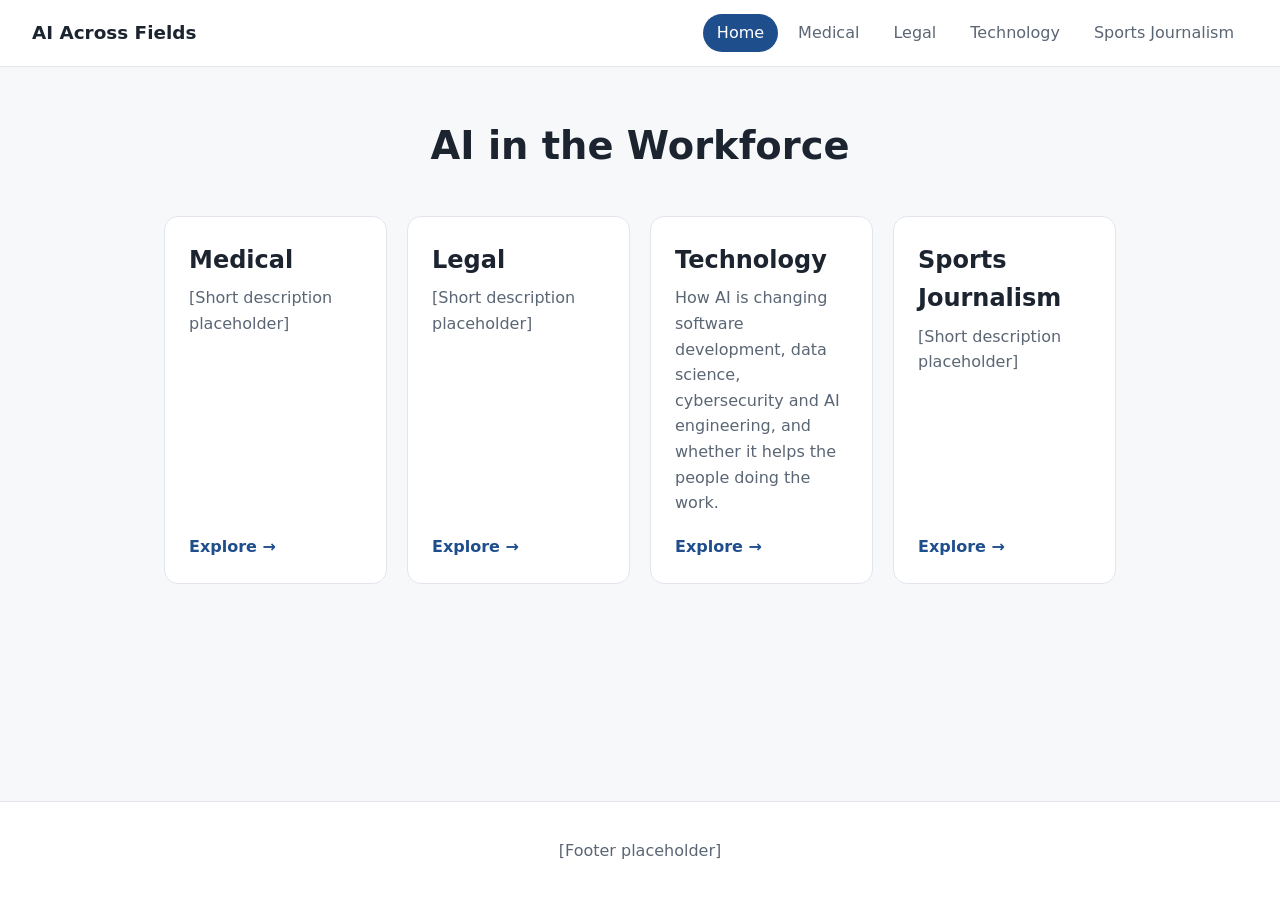
<file: index.html>
<!DOCTYPE html>
<html lang="en">
<head>
<meta charset="UTF-8">
<meta name="viewport" content="width=device-width, initial-scale=1">
<title>Home | AI in the Workforce</title>
<link rel="stylesheet" href="style.css">
</head>
<body>
<header class="site-header">
<a class="brand" href="index.html">AI Across Fields</a>
<nav><a href="index.html" class="active">Home</a><a href="medical.html">Medical</a><a href="legal.html">Legal</a><a href="technology.html">Technology</a><a href="journalism.html">Sports Journalism</a></nav>
</header>
<main>
<section class="hero">
<h1>AI in the Workforce</h1>
</section>
<section class="grid">
<a class="card" href="medical.html"><h2>Medical</h2><p>[Short description placeholder]</p><span class="go">Explore &rarr;</span></a>
<a class="card" href="legal.html"><h2>Legal</h2><p>[Short description placeholder]</p><span class="go">Explore &rarr;</span></a>
<a class="card" href="technology.html"><h2>Technology</h2><p>How AI is changing software development, data science, cybersecurity and AI engineering, and whether it helps the people doing the work.</p><span class="go">Explore &rarr;</span></a>
<a class="card" href="journalism.html"><h2>Sports Journalism</h2><p>[Short description placeholder]</p><span class="go">Explore &rarr;</span></a>
</section>
</main>
<footer class="site-footer"><p>[Footer placeholder]</p></footer>
</body>
</html>
</file>
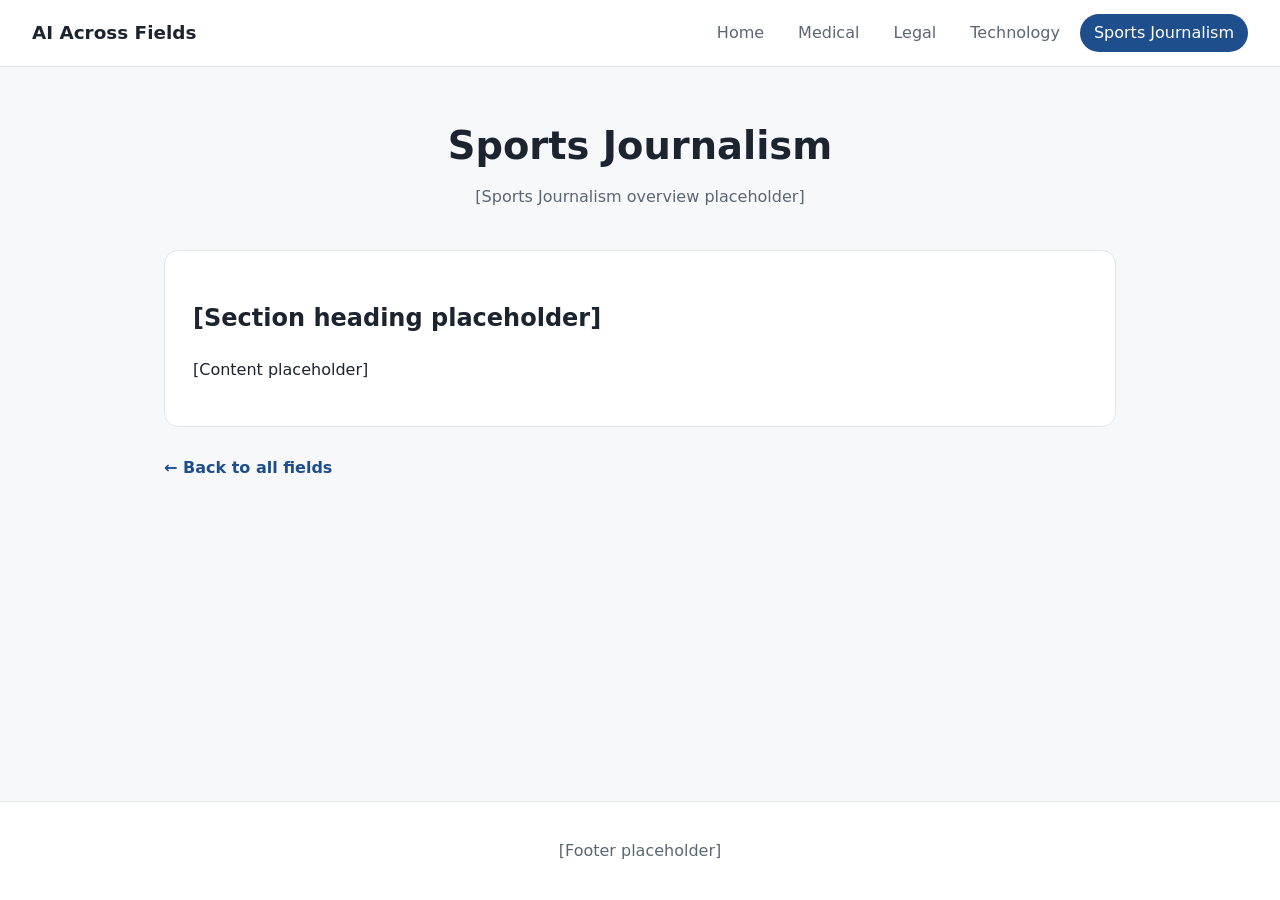
<file: journalism.html>
<!DOCTYPE html>
<html lang="en">
<head>
<meta charset="UTF-8">
<meta name="viewport" content="width=device-width, initial-scale=1">
<title>Sports Journalism | AI Across Fields</title>
<link rel="stylesheet" href="style.css">
</head>
<body>
<header class="site-header">
<a class="brand" href="index.html">AI Across Fields</a>
<nav><a href="index.html">Home</a><a href="medical.html">Medical</a><a href="legal.html">Legal</a><a href="technology.html">Technology</a><a href="journalism.html" class="active">Sports Journalism</a></nav>
</header>
<main>
<section class="hero">
<h1>Sports Journalism</h1>
<p>[Sports Journalism overview placeholder]</p>
</section>
<section class="content">
<h2>[Section heading placeholder]</h2>
<p>[Content placeholder]</p>
</section>
<p class="back"><a href="index.html">&larr; Back to all fields</a></p>
</main>
<footer class="site-footer"><p>[Footer placeholder]</p></footer>
</body>
</html>
</file>
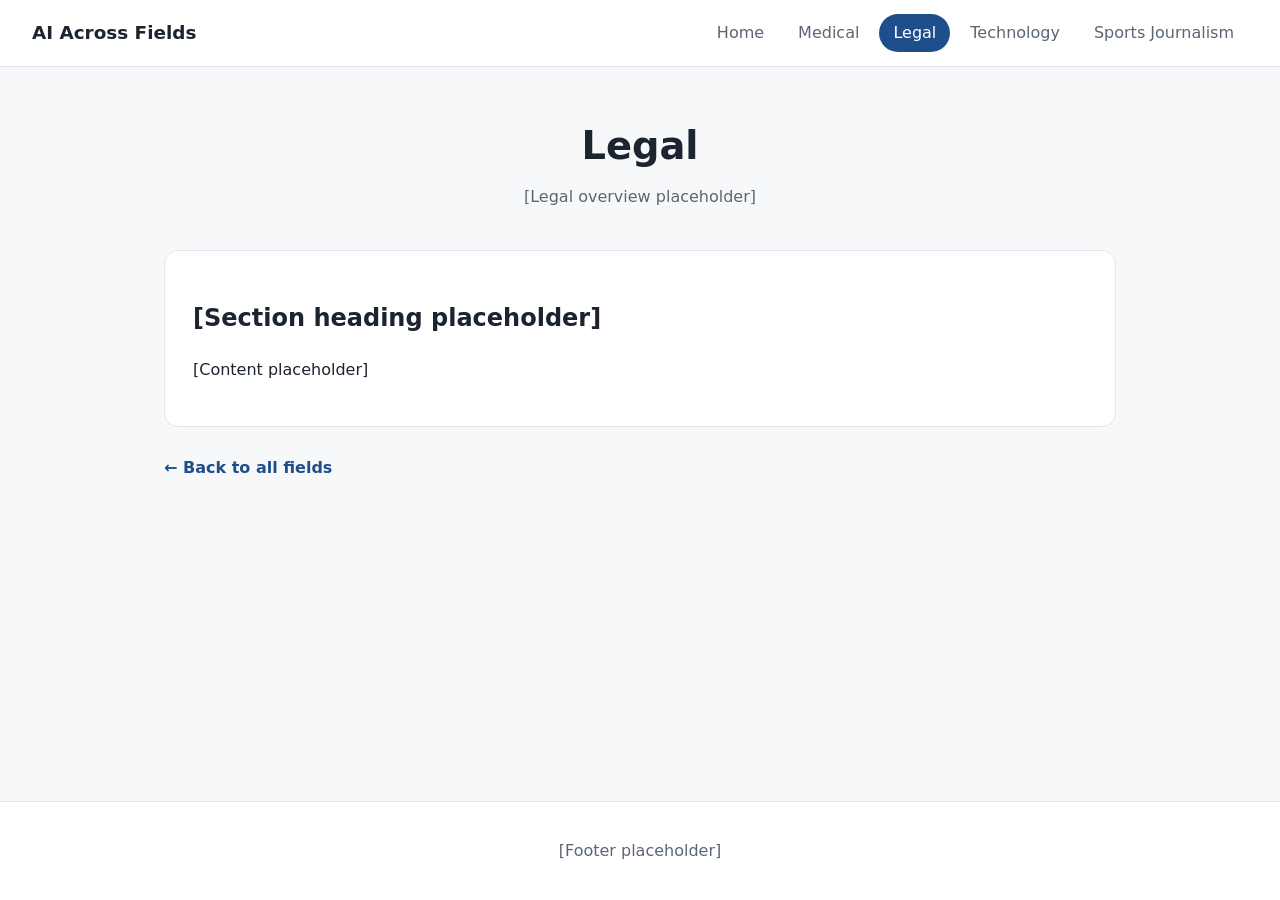
<file: legal.html>
<!DOCTYPE html>
<html lang="en">
<head>
<meta charset="UTF-8">
<meta name="viewport" content="width=device-width, initial-scale=1">
<title>Legal | AI Across Fields</title>
<link rel="stylesheet" href="style.css">
</head>
<body>
<header class="site-header">
<a class="brand" href="index.html">AI Across Fields</a>
<nav><a href="index.html">Home</a><a href="medical.html">Medical</a><a href="legal.html" class="active">Legal</a><a href="technology.html">Technology</a><a href="journalism.html">Sports Journalism</a></nav>
</header>
<main>
<section class="hero">
<h1>Legal</h1>
<p>[Legal overview placeholder]</p>
</section>
<section class="content">
<h2>[Section heading placeholder]</h2>
<p>[Content placeholder]</p>
</section>
<p class="back"><a href="index.html">&larr; Back to all fields</a></p>
</main>
<footer class="site-footer"><p>[Footer placeholder]</p></footer>
</body>
</html>
</file>
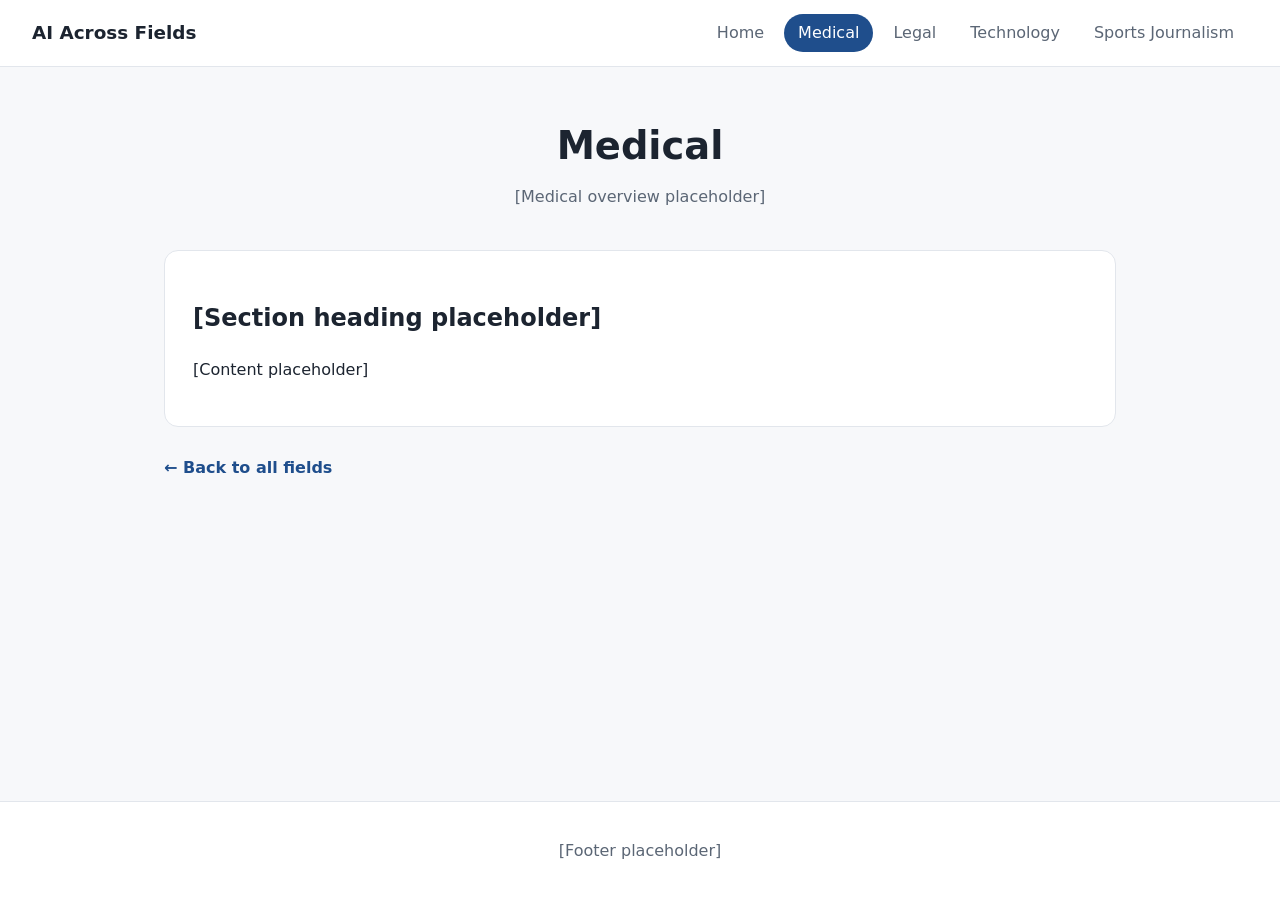
<file: medical.html>
<!DOCTYPE html>
<html lang="en">
<head>
<meta charset="UTF-8">
<meta name="viewport" content="width=device-width, initial-scale=1">
<title>Medical | AI Across Fields</title>
<link rel="stylesheet" href="style.css">
</head>
<body>
<header class="site-header">
<a class="brand" href="index.html">AI Across Fields</a>
<nav><a href="index.html">Home</a><a href="medical.html" class="active">Medical</a><a href="legal.html">Legal</a><a href="technology.html">Technology</a><a href="journalism.html">Sports Journalism</a></nav>
</header>
<main>
<section class="hero">
<h1>Medical</h1>
<p>[Medical overview placeholder]</p>
</section>
<section class="content">
<h2>[Section heading placeholder]</h2>
<p>[Content placeholder]</p>
</section>
<p class="back"><a href="index.html">&larr; Back to all fields</a></p>
</main>
<footer class="site-footer"><p>[Footer placeholder]</p></footer>
</body>
</html>
</file>
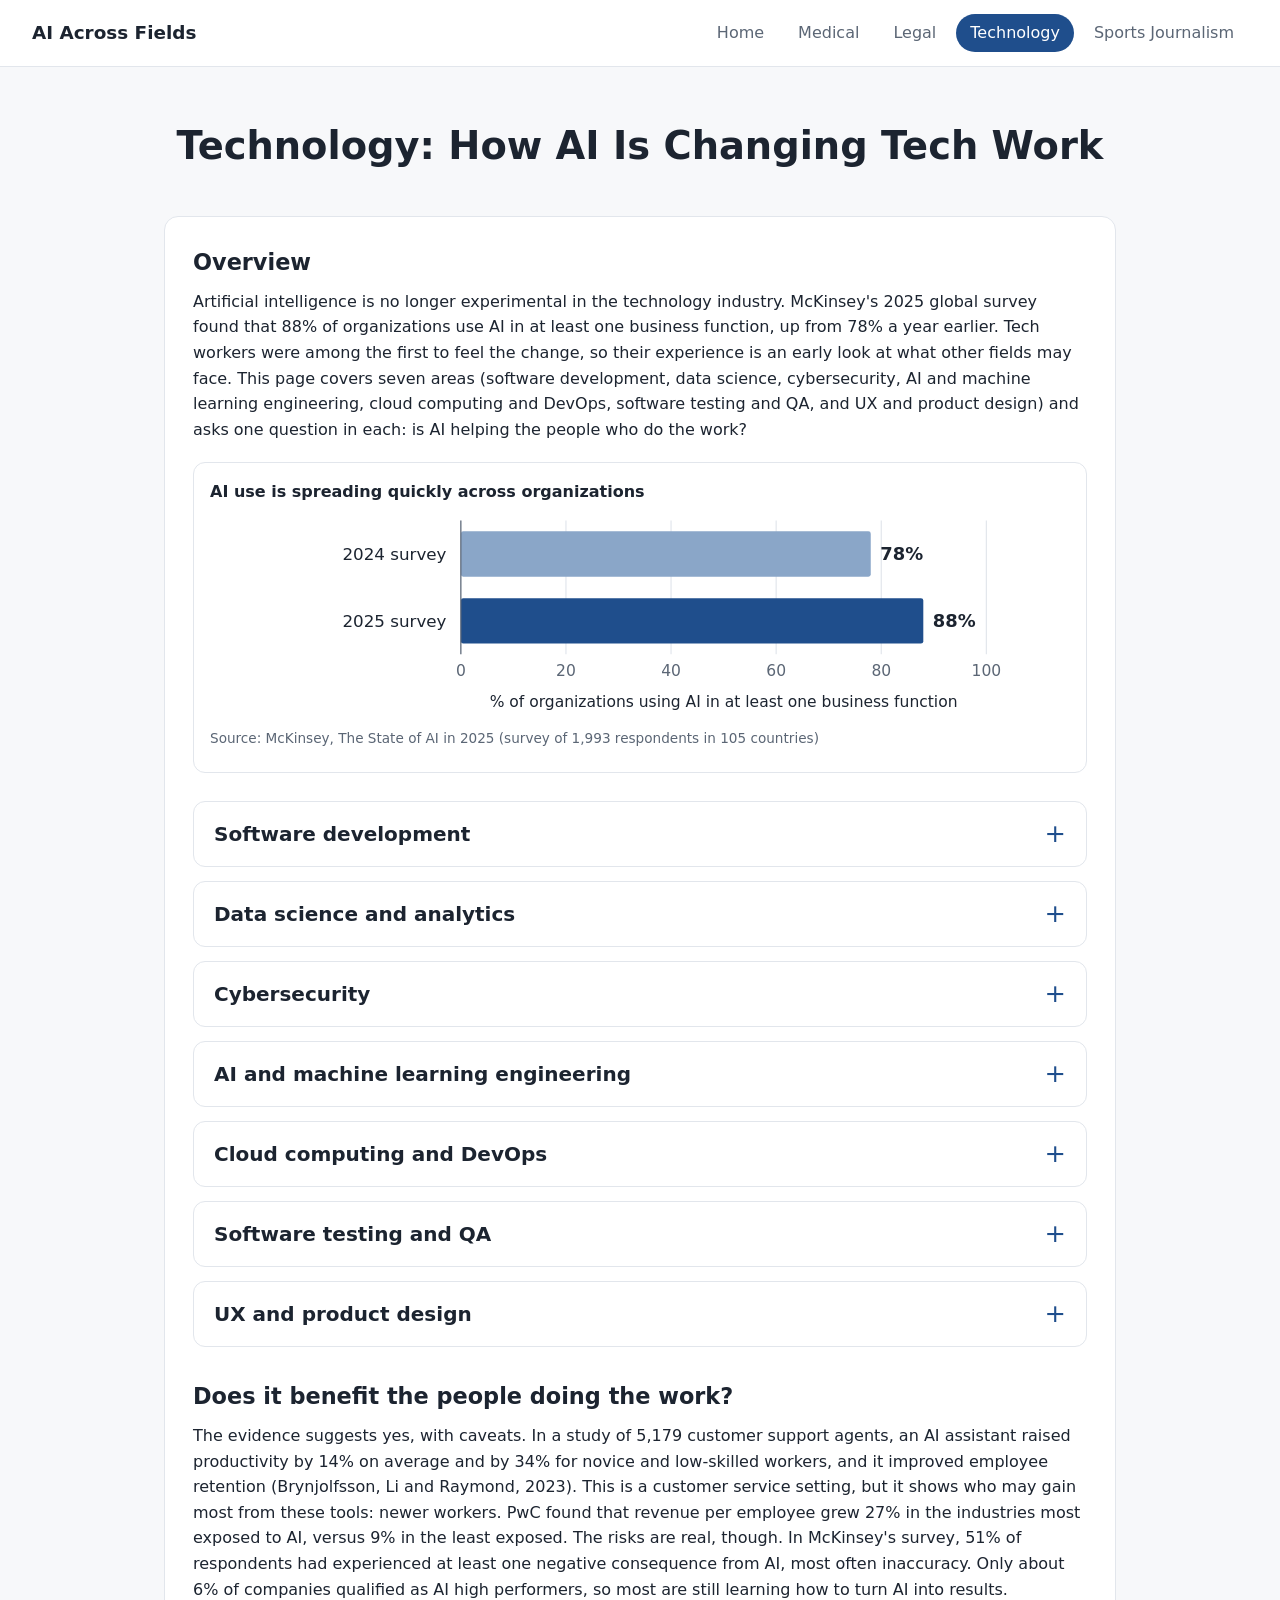
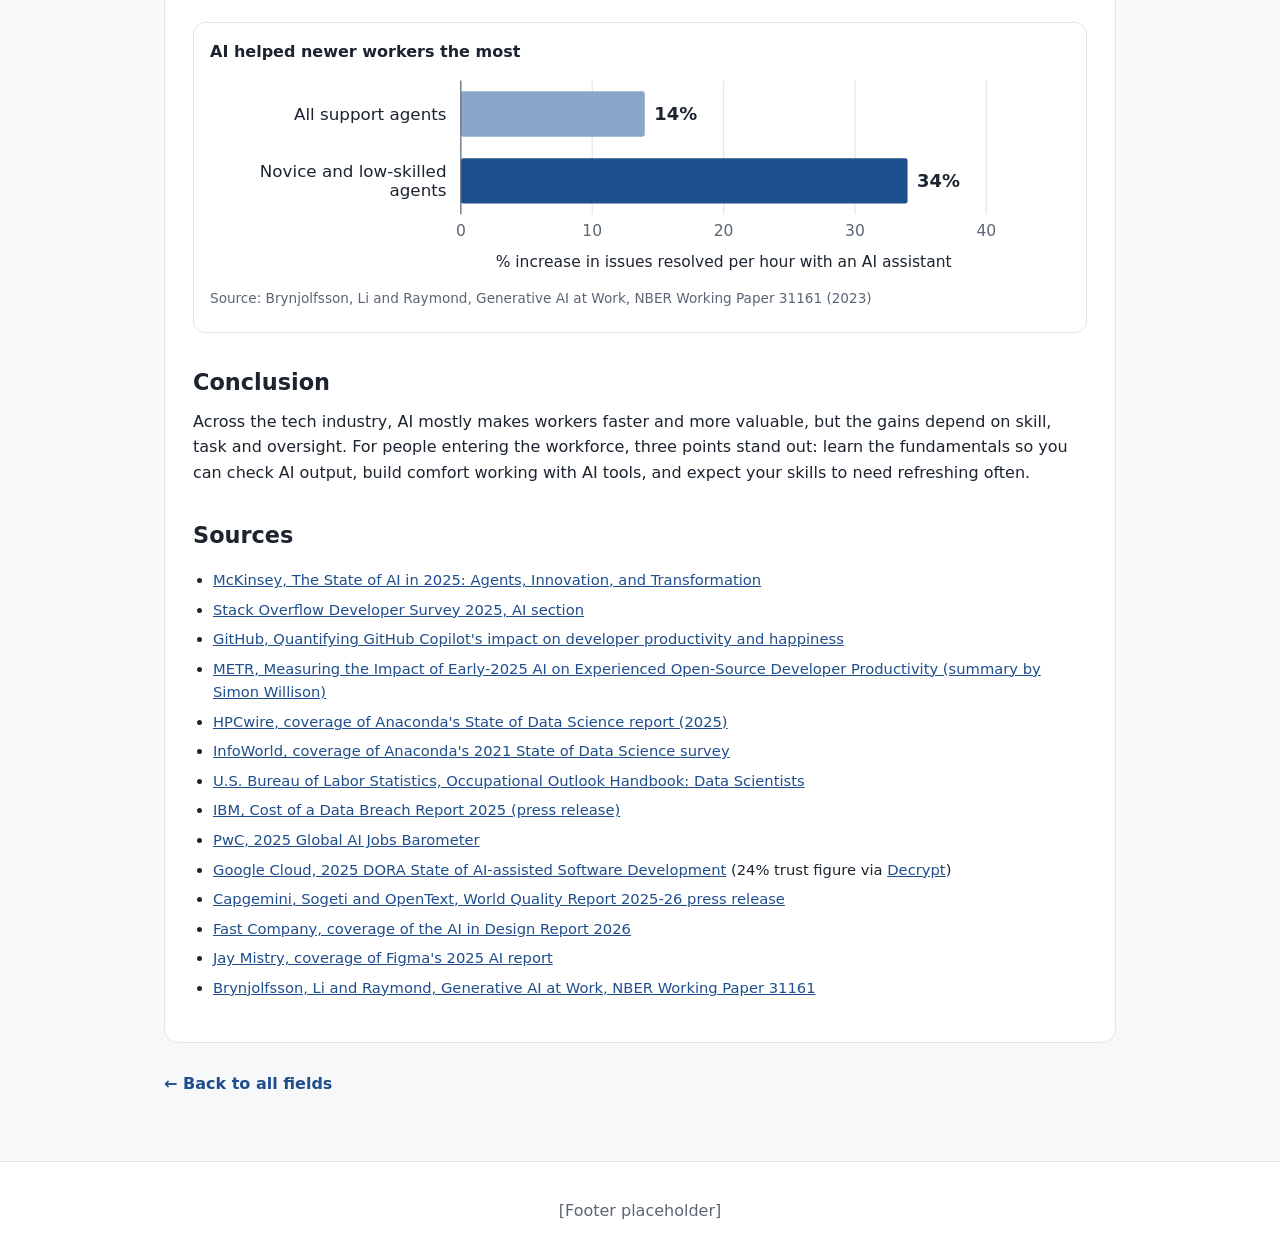
<file: technology.html>
<!DOCTYPE html>
<html lang="en">
<head>
<meta charset="UTF-8">
<meta name="viewport" content="width=device-width, initial-scale=1">
<title>Technology | AI Across Fields</title>
<link rel="stylesheet" href="style.css">
</head>
<body>
<header class="site-header">
<a class="brand" href="index.html">AI Across Fields</a>
<nav><a href="index.html">Home</a><a href="medical.html">Medical</a><a href="legal.html">Legal</a><a href="technology.html" class="active">Technology</a><a href="journalism.html">Sports Journalism</a></nav>
</header>
<main>
<section class="hero">
<h1>Technology: How AI Is Changing Tech Work</h1>
</section>
<article class="content essay">
<h2>Overview</h2>
<p>Artificial intelligence is no longer experimental in the technology industry. McKinsey's 2025 global survey found that 88% of organizations use AI in at least one business function, up from 78% a year earlier. Tech workers were among the first to feel the change, so their experience is an early look at what other fields may face. This page covers seven areas (software development, data science, cybersecurity, AI and machine learning engineering, cloud computing and DevOps, software testing and QA, and UX and product design) and asks one question in each: is AI helping the people who do the work?</p>
<figure class="chart">
<figcaption><strong>AI use is spreading quickly across organizations</strong></figcaption>
<svg viewBox="0 0 720 182" xmlns="http://www.w3.org/2000/svg" role="img" aria-label="% of organizations using AI in at least one business function" font-family="inherit">
<line x1="210.0" x2="210.0" y1="8" y2="120" stroke="#e2e6ec"/>
<text x="210.0" y="138" text-anchor="middle" font-size="13" fill="#5b6675">0</text>
<line x1="298.0" x2="298.0" y1="8" y2="120" stroke="#e2e6ec"/>
<text x="298.0" y="138" text-anchor="middle" font-size="13" fill="#5b6675">20</text>
<line x1="386.0" x2="386.0" y1="8" y2="120" stroke="#e2e6ec"/>
<text x="386.0" y="138" text-anchor="middle" font-size="13" fill="#5b6675">40</text>
<line x1="474.0" x2="474.0" y1="8" y2="120" stroke="#e2e6ec"/>
<text x="474.0" y="138" text-anchor="middle" font-size="13" fill="#5b6675">60</text>
<line x1="562.0" x2="562.0" y1="8" y2="120" stroke="#e2e6ec"/>
<text x="562.0" y="138" text-anchor="middle" font-size="13" fill="#5b6675">80</text>
<line x1="650.0" x2="650.0" y1="8" y2="120" stroke="#e2e6ec"/>
<text x="650.0" y="138" text-anchor="middle" font-size="13" fill="#5b6675">100</text>
<rect x="210.0" y="17.0" width="343.2" height="38" fill="#8aa6c8" rx="2"/>
<text x="198" y="41.0" text-anchor="end" font-size="14" fill="#1c2430">2024 survey</text>
<text x="561.2" y="41.0" font-size="15" font-weight="700" fill="#1c2430">78%</text>
<rect x="210.0" y="73.0" width="387.2" height="38" fill="#1f4e8c" rx="2"/>
<text x="198" y="97.0" text-anchor="end" font-size="14" fill="#1c2430">2025 survey</text>
<text x="605.2" y="97.0" font-size="15" font-weight="700" fill="#1c2430">88%</text>
<line x1="210.0" x2="210.0" y1="8" y2="120" stroke="#5b6675"/>
<text x="430.0" y="164" text-anchor="middle" font-size="13" fill="#1c2430">% of organizations using AI in at least one business function</text>
</svg>
<p class="source">Source: McKinsey, The State of AI in 2025 (survey of 1,993 respondents in 105 countries)</p>
</figure>

<details class="field">
<summary>Software development</summary>
<div class="field-body">
<p>Software is where AI has spread fastest. In Stack Overflow's 2025 survey, 84% of developers said they use or plan to use AI tools, and 51% of professional developers use them daily. The speed gains can be large: in a controlled experiment run by GitHub and Microsoft researchers, developers using Copilot finished a coding task 55% faster. The picture is less simple for experts. A randomized trial by METR found that experienced open-source developers working in their own mature codebases took 19% longer with AI, even though they believed it had made them about 20% faster. Trust is also falling: 46% of developers distrust the accuracy of AI output, while 33% trust it. For new developers, the lesson is that AI speeds up routine work, but reviewing and testing code is now a core skill.</p>
<figure class="chart">
<figcaption><strong>AI helped on a simple task and slowed experts on a complex one</strong></figcaption>
<svg viewBox="0 0 720 182" xmlns="http://www.w3.org/2000/svg" role="img" aria-label="% change in task completion time when AI was allowed" font-family="inherit">
<line x1="210.0" x2="210.0" y1="8" y2="120" stroke="#e2e6ec"/>
<text x="210.0" y="138" text-anchor="middle" font-size="13" fill="#5b6675">-80</text>
<line x1="298.0" x2="298.0" y1="8" y2="120" stroke="#e2e6ec"/>
<text x="298.0" y="138" text-anchor="middle" font-size="13" fill="#5b6675">-60</text>
<line x1="386.0" x2="386.0" y1="8" y2="120" stroke="#e2e6ec"/>
<text x="386.0" y="138" text-anchor="middle" font-size="13" fill="#5b6675">-40</text>
<line x1="474.0" x2="474.0" y1="8" y2="120" stroke="#e2e6ec"/>
<text x="474.0" y="138" text-anchor="middle" font-size="13" fill="#5b6675">-20</text>
<line x1="562.0" x2="562.0" y1="8" y2="120" stroke="#e2e6ec"/>
<text x="562.0" y="138" text-anchor="middle" font-size="13" fill="#5b6675">0</text>
<line x1="650.0" x2="650.0" y1="8" y2="120" stroke="#e2e6ec"/>
<text x="650.0" y="138" text-anchor="middle" font-size="13" fill="#5b6675">20</text>
<rect x="320.0" y="17.0" width="242.0" height="38" fill="#1f4e8c" rx="2"/>
<text x="198" y="41.0" text-anchor="end" font-size="14" fill="#1c2430">GitHub Copilot experiment</text>
<text x="312.0" y="41.0" text-anchor="end" font-size="15" font-weight="700" fill="#1c2430">-55%</text>
<rect x="562.0" y="73.0" width="83.6" height="38" fill="#c2571a" rx="2"/>
<text x="198" y="89.0" text-anchor="end" font-size="14" fill="#1c2430">METR trial: experienced</text>
<text x="198" y="105.0" text-anchor="end" font-size="14" fill="#1c2430">developers</text>
<text x="653.6" y="97.0" font-size="15" font-weight="700" fill="#1c2430">+19%</text>
<line x1="562.0" x2="562.0" y1="8" y2="120" stroke="#5b6675"/>
<text x="430.0" y="164" text-anchor="middle" font-size="13" fill="#1c2430">% change in task completion time when AI was allowed</text>
</svg>
<p class="source">Source: GitHub/Microsoft Copilot experiment (2023) and METR randomized controlled trial (2025). The two studies used different tasks and participants.</p>
</figure>
</div>
</details>

<details class="field">
<summary>Data science and analytics</summary>
<div class="field-body">
<p>In data science, AI mainly shows up in analytics and machine learning workflows. Anaconda's survey of more than 3,000 practitioners found that the top AI use is data cleaning, visualization and analysis (67%), followed by automating tasks and building prediction or detection models (52% each). This matters because preparation has long been the bulk of the job. Anaconda's 2021 survey found data prep and cleaning took 39% of practitioners' time. In analytics, AI now answers questions in plain language and drafts charts and summaries. In machine learning, it supports forecasting, automated model selection and code generation. The labor market remains strong. The Bureau of Labor Statistics projects data scientist employment to grow 34% from 2024 to 2034, compared with 3% for all occupations, with a median wage of $112,590. The analyst's value shifts toward asking good questions and checking results.</p>
<figure class="chart">
<figcaption><strong>How data science practitioners use AI</strong></figcaption>
<svg viewBox="0 0 720 238" xmlns="http://www.w3.org/2000/svg" role="img" aria-label="% of data science practitioners reporting this AI use case" font-family="inherit">
<line x1="210.0" x2="210.0" y1="8" y2="176" stroke="#e2e6ec"/>
<text x="210.0" y="194" text-anchor="middle" font-size="13" fill="#5b6675">0</text>
<line x1="320.0" x2="320.0" y1="8" y2="176" stroke="#e2e6ec"/>
<text x="320.0" y="194" text-anchor="middle" font-size="13" fill="#5b6675">20</text>
<line x1="430.0" x2="430.0" y1="8" y2="176" stroke="#e2e6ec"/>
<text x="430.0" y="194" text-anchor="middle" font-size="13" fill="#5b6675">40</text>
<line x1="540.0" x2="540.0" y1="8" y2="176" stroke="#e2e6ec"/>
<text x="540.0" y="194" text-anchor="middle" font-size="13" fill="#5b6675">60</text>
<line x1="650.0" x2="650.0" y1="8" y2="176" stroke="#e2e6ec"/>
<text x="650.0" y="194" text-anchor="middle" font-size="13" fill="#5b6675">80</text>
<rect x="210.0" y="17.0" width="368.5" height="38" fill="#1f4e8c" rx="2"/>
<text x="198" y="33.0" text-anchor="end" font-size="14" fill="#1c2430">Data cleaning, visualization</text>
<text x="198" y="49.0" text-anchor="end" font-size="14" fill="#1c2430">and analysis</text>
<text x="586.5" y="41.0" font-size="15" font-weight="700" fill="#1c2430">67%</text>
<rect x="210.0" y="73.0" width="286.0" height="38" fill="#1f4e8c" rx="2"/>
<text x="198" y="97.0" text-anchor="end" font-size="14" fill="#1c2430">Automating tasks</text>
<text x="504.0" y="97.0" font-size="15" font-weight="700" fill="#1c2430">52%</text>
<rect x="210.0" y="129.0" width="286.0" height="38" fill="#1f4e8c" rx="2"/>
<text x="198" y="145.0" text-anchor="end" font-size="14" fill="#1c2430">Prediction or detection</text>
<text x="198" y="161.0" text-anchor="end" font-size="14" fill="#1c2430">models</text>
<text x="504.0" y="153.0" font-size="15" font-weight="700" fill="#1c2430">52%</text>
<line x1="210.0" x2="210.0" y1="8" y2="176" stroke="#5b6675"/>
<text x="430.0" y="220" text-anchor="middle" font-size="13" fill="#1c2430">% of data science practitioners reporting this AI use case</text>
</svg>
<p class="source">Source: Anaconda, State of Data Science report (reported by HPCwire, January 2025)</p>
</figure>
</div>
</details>

<details class="field">
<summary>Cybersecurity</summary>
<div class="field-body">
<p>Cybersecurity shows both sides of AI. IBM's 2025 Cost of a Data Breach report found that organizations with extensive security AI and automation paid an average of $3.62 million per breach, compared with $5.52 million for those with little or none, a $1.9 million difference. Those organizations also found and contained breaches 80 days faster. Attackers use AI too: 16% of breaches involved attackers using AI tools, most often for phishing and deepfake impersonation. Another 13% of organizations reported a breach of an AI model or application, and 97% of those lacked proper AI access controls. Defenders benefit from the technology, but only if it is governed well.</p>
<figure class="chart">
<figcaption><strong>Security teams using AI paid less per breach</strong></figcaption>
<svg viewBox="0 0 720 182" xmlns="http://www.w3.org/2000/svg" role="img" aria-label="Average cost of a data breach (US$ millions)" font-family="inherit">
<line x1="210.0" x2="210.0" y1="8" y2="120" stroke="#e2e6ec"/>
<text x="210.0" y="138" text-anchor="middle" font-size="13" fill="#5b6675">0</text>
<line x1="283.3" x2="283.3" y1="8" y2="120" stroke="#e2e6ec"/>
<text x="283.3" y="138" text-anchor="middle" font-size="13" fill="#5b6675">1</text>
<line x1="356.7" x2="356.7" y1="8" y2="120" stroke="#e2e6ec"/>
<text x="356.7" y="138" text-anchor="middle" font-size="13" fill="#5b6675">2</text>
<line x1="430.0" x2="430.0" y1="8" y2="120" stroke="#e2e6ec"/>
<text x="430.0" y="138" text-anchor="middle" font-size="13" fill="#5b6675">3</text>
<line x1="503.3" x2="503.3" y1="8" y2="120" stroke="#e2e6ec"/>
<text x="503.3" y="138" text-anchor="middle" font-size="13" fill="#5b6675">4</text>
<line x1="576.7" x2="576.7" y1="8" y2="120" stroke="#e2e6ec"/>
<text x="576.7" y="138" text-anchor="middle" font-size="13" fill="#5b6675">5</text>
<line x1="650.0" x2="650.0" y1="8" y2="120" stroke="#e2e6ec"/>
<text x="650.0" y="138" text-anchor="middle" font-size="13" fill="#5b6675">6</text>
<rect x="210.0" y="17.0" width="404.8" height="38" fill="#c2571a" rx="2"/>
<text x="198" y="33.0" text-anchor="end" font-size="14" fill="#1c2430">Little or no security</text>
<text x="198" y="49.0" text-anchor="end" font-size="14" fill="#1c2430">AI and automation</text>
<text x="622.8" y="41.0" font-size="15" font-weight="700" fill="#1c2430">$5.52M</text>
<rect x="210.0" y="73.0" width="265.5" height="38" fill="#1f4e8c" rx="2"/>
<text x="198" y="89.0" text-anchor="end" font-size="14" fill="#1c2430">Extensive security AI</text>
<text x="198" y="105.0" text-anchor="end" font-size="14" fill="#1c2430">and automation</text>
<text x="483.5" y="97.0" font-size="15" font-weight="700" fill="#1c2430">$3.62M</text>
<line x1="210.0" x2="210.0" y1="8" y2="120" stroke="#5b6675"/>
<text x="430.0" y="164" text-anchor="middle" font-size="13" fill="#1c2430">Average cost of a data breach (US$ millions)</text>
</svg>
<p class="source">Source: IBM and Ponemon Institute, Cost of a Data Breach Report 2025 (global averages)</p>
</figure>
</div>
</details>

<details class="field">
<summary>AI and machine learning engineering</summary>
<div class="field-body">
<p>This area is where AI skills themselves are being rewarded. PwC's 2025 Global AI Jobs Barometer analyzed nearly a billion job postings and found that jobs requiring AI skills pay an average 56% wage premium over similar roles that do not, up from 25% the year before. Postings requiring AI skills grew 7.5% even as total postings fell 11.3%. Employers' skill requirements are also changing 66% faster in AI-exposed jobs. The takeaway for people entering the workforce is that AI fluency is already valued in pay, and that the skills list is moving quickly.</p>
<figure class="chart">
<figcaption><strong>The pay premium for AI skills more than doubled in a year</strong></figcaption>
<svg viewBox="0 0 720 182" xmlns="http://www.w3.org/2000/svg" role="img" aria-label="Average wage premium for jobs requiring AI skills (%)" font-family="inherit">
<line x1="210.0" x2="210.0" y1="8" y2="120" stroke="#e2e6ec"/>
<text x="210.0" y="138" text-anchor="middle" font-size="13" fill="#5b6675">0</text>
<line x1="283.3" x2="283.3" y1="8" y2="120" stroke="#e2e6ec"/>
<text x="283.3" y="138" text-anchor="middle" font-size="13" fill="#5b6675">10</text>
<line x1="356.7" x2="356.7" y1="8" y2="120" stroke="#e2e6ec"/>
<text x="356.7" y="138" text-anchor="middle" font-size="13" fill="#5b6675">20</text>
<line x1="430.0" x2="430.0" y1="8" y2="120" stroke="#e2e6ec"/>
<text x="430.0" y="138" text-anchor="middle" font-size="13" fill="#5b6675">30</text>
<line x1="503.3" x2="503.3" y1="8" y2="120" stroke="#e2e6ec"/>
<text x="503.3" y="138" text-anchor="middle" font-size="13" fill="#5b6675">40</text>
<line x1="576.7" x2="576.7" y1="8" y2="120" stroke="#e2e6ec"/>
<text x="576.7" y="138" text-anchor="middle" font-size="13" fill="#5b6675">50</text>
<line x1="650.0" x2="650.0" y1="8" y2="120" stroke="#e2e6ec"/>
<text x="650.0" y="138" text-anchor="middle" font-size="13" fill="#5b6675">60</text>
<rect x="210.0" y="17.0" width="183.3" height="38" fill="#8aa6c8" rx="2"/>
<text x="198" y="41.0" text-anchor="end" font-size="14" fill="#1c2430">Prior-year report</text>
<text x="401.3" y="41.0" font-size="15" font-weight="700" fill="#1c2430">25%</text>
<rect x="210.0" y="73.0" width="410.7" height="38" fill="#1f4e8c" rx="2"/>
<text x="198" y="97.0" text-anchor="end" font-size="14" fill="#1c2430">2025 report (2024 data)</text>
<text x="628.7" y="97.0" font-size="15" font-weight="700" fill="#1c2430">56%</text>
<line x1="210.0" x2="210.0" y1="8" y2="120" stroke="#5b6675"/>
<text x="430.0" y="164" text-anchor="middle" font-size="13" fill="#1c2430">Average wage premium for jobs requiring AI skills (%)</text>
</svg>
<p class="source">Source: PwC, 2025 Global AI Jobs Barometer</p>
</figure>
</div>
</details>

<details class="field">
<summary>Cloud computing and DevOps</summary>
<div class="field-body">
<p>DevOps and cloud teams run the systems that keep software available, so they were quick to adopt AI for coding, deployment and troubleshooting. Google Cloud's 2025 DORA report surveyed nearly 5,000 technology professionals and found that 90% use AI at work, up 14% from the year before. About 80% reported that AI made them more productive, and respondents spent a median of two hours of their workday with AI tools. Trust lags behind use, though: only 24% said they trust AI output a lot. The report also found that AI works best in teams with strong internal platforms and disciplined engineering practices, so the benefit depends on how well a team is already run.</p>
<figure class="chart">
<figcaption><strong>Nearly all DevOps professionals use AI, but few trust it fully</strong></figcaption>
<svg viewBox="0 0 720 230" xmlns="http://www.w3.org/2000/svg" role="img" aria-label="% of surveyed technology professionals" font-family="inherit">
<line x1="210.0" x2="210.0" y1="8" y2="168" stroke="#e2e6ec"/>
<text x="210.0" y="186" text-anchor="middle" font-size="13" fill="#5b6675">0</text>
<line x1="298.0" x2="298.0" y1="8" y2="168" stroke="#e2e6ec"/>
<text x="298.0" y="186" text-anchor="middle" font-size="13" fill="#5b6675">20</text>
<line x1="386.0" x2="386.0" y1="8" y2="168" stroke="#e2e6ec"/>
<text x="386.0" y="186" text-anchor="middle" font-size="13" fill="#5b6675">40</text>
<line x1="474.0" x2="474.0" y1="8" y2="168" stroke="#e2e6ec"/>
<text x="474.0" y="186" text-anchor="middle" font-size="13" fill="#5b6675">60</text>
<line x1="562.0" x2="562.0" y1="8" y2="168" stroke="#e2e6ec"/>
<text x="562.0" y="186" text-anchor="middle" font-size="13" fill="#5b6675">80</text>
<line x1="650.0" x2="650.0" y1="8" y2="168" stroke="#e2e6ec"/>
<text x="650.0" y="186" text-anchor="middle" font-size="13" fill="#5b6675">100</text>
<rect x="210.0" y="17.0" width="105.6" height="38" fill="#8aa6c8" rx="2"/>
<text x="198" y="41.0" text-anchor="end" font-size="14" fill="#1c2430">Trust AI output a lot</text>
<text x="323.6" y="41.0" font-size="15" font-weight="700" fill="#1c2430">24%</text>
<rect x="210.0" y="73.0" width="352.0" height="38" fill="#8aa6c8" rx="2"/>
<text x="198" y="97.0" text-anchor="end" font-size="14" fill="#1c2430">Report higher productivity</text>
<text x="570.0" y="97.0" font-size="15" font-weight="700" fill="#1c2430">80%</text>
<rect x="210.0" y="129.0" width="396.0" height="38" fill="#1f4e8c" rx="2"/>
<text x="198" y="153.0" text-anchor="end" font-size="14" fill="#1c2430">Use AI at work</text>
<text x="614.0" y="153.0" font-size="15" font-weight="700" fill="#1c2430">90%</text>
<line x1="210.0" x2="210.0" y1="8" y2="168" stroke="#5b6675"/>
<text x="430.0" y="212" text-anchor="middle" font-size="13" fill="#1c2430">% of surveyed technology professionals</text>
</svg>
<p class="source">Source: Google Cloud, 2025 DORA State of AI-assisted Software Development</p>
</figure>
</div>
</details>

<details class="field">
<summary>Software testing and QA</summary>
<div class="field-body">
<p>Quality assurance is moving from manual test writing toward AI-assisted test design and monitoring. The World Quality Report 2025-26, from Capgemini, Sogeti and OpenText, found that 89% of organizations are piloting or deploying generative AI in quality engineering, with 37% in production and 52% in pilot. Only 15% have reached enterprise-wide deployment. Organizations reported an average productivity boost of 19%, but about a third saw minimal gains. The biggest barriers were data privacy risks (67%), integration complexity (64%) and hallucination or reliability concerns (60%), and half of respondents said they lack AI and machine learning expertise. For testers, this suggests that people who can judge and supervise AI output are in demand.</p>
<figure class="chart">
<figcaption><strong>Most QA teams are experimenting, few have scaled</strong></figcaption>
<svg viewBox="0 0 720 230" xmlns="http://www.w3.org/2000/svg" role="img" aria-label="% of organizations using generative AI in quality engineering" font-family="inherit">
<line x1="210.0" x2="210.0" y1="8" y2="168" stroke="#e2e6ec"/>
<text x="210.0" y="186" text-anchor="middle" font-size="13" fill="#5b6675">0</text>
<line x1="298.0" x2="298.0" y1="8" y2="168" stroke="#e2e6ec"/>
<text x="298.0" y="186" text-anchor="middle" font-size="13" fill="#5b6675">20</text>
<line x1="386.0" x2="386.0" y1="8" y2="168" stroke="#e2e6ec"/>
<text x="386.0" y="186" text-anchor="middle" font-size="13" fill="#5b6675">40</text>
<line x1="474.0" x2="474.0" y1="8" y2="168" stroke="#e2e6ec"/>
<text x="474.0" y="186" text-anchor="middle" font-size="13" fill="#5b6675">60</text>
<line x1="562.0" x2="562.0" y1="8" y2="168" stroke="#e2e6ec"/>
<text x="562.0" y="186" text-anchor="middle" font-size="13" fill="#5b6675">80</text>
<line x1="650.0" x2="650.0" y1="8" y2="168" stroke="#e2e6ec"/>
<text x="650.0" y="186" text-anchor="middle" font-size="13" fill="#5b6675">100</text>
<rect x="210.0" y="17.0" width="66.0" height="38" fill="#8aa6c8" rx="2"/>
<text x="198" y="41.0" text-anchor="end" font-size="14" fill="#1c2430">Enterprise-wide</text>
<text x="284.0" y="41.0" font-size="15" font-weight="700" fill="#1c2430">15%</text>
<rect x="210.0" y="73.0" width="162.8" height="38" fill="#8aa6c8" rx="2"/>
<text x="198" y="97.0" text-anchor="end" font-size="14" fill="#1c2430">In production</text>
<text x="380.8" y="97.0" font-size="15" font-weight="700" fill="#1c2430">37%</text>
<rect x="210.0" y="129.0" width="391.6" height="38" fill="#1f4e8c" rx="2"/>
<text x="198" y="153.0" text-anchor="end" font-size="14" fill="#1c2430">Piloting or deploying</text>
<text x="609.6" y="153.0" font-size="15" font-weight="700" fill="#1c2430">89%</text>
<line x1="210.0" x2="210.0" y1="8" y2="168" stroke="#5b6675"/>
<text x="430.0" y="212" text-anchor="middle" font-size="13" fill="#1c2430">% of organizations using generative AI in quality engineering</text>
</svg>
<p class="source">Source: Capgemini, Sogeti and OpenText, World Quality Report 2025-26</p>
</figure>
</div>
</details>

<details class="field">
<summary>UX and product design</summary>
<div class="field-body">
<p>Designers are among the heaviest everyday users of AI in tech. In the AI in Design Report 2026, a survey of more than 900 designers, 91% said they use AI multiple times a week or daily, up from 54% the year before, and the average designer's stack grew from three AI tools to seven. Figma's 2025 AI report, which surveyed about 2,500 designers and developers, found a trust gap, with only 32% of designers saying they trust AI output compared with 82% of developers (as reported in secondary coverage). Design work depends on judgment and taste, so AI looks like a way to speed up drafts and routine assets while the human decisions stay with the designer.</p>
<figure class="chart">
<figcaption><strong>AI use among designers rose sharply in a year</strong></figcaption>
<svg viewBox="0 0 720 174" xmlns="http://www.w3.org/2000/svg" role="img" aria-label="% of surveyed designers" font-family="inherit">
<line x1="210.0" x2="210.0" y1="8" y2="112" stroke="#e2e6ec"/>
<text x="210.0" y="130" text-anchor="middle" font-size="13" fill="#5b6675">0</text>
<line x1="298.0" x2="298.0" y1="8" y2="112" stroke="#e2e6ec"/>
<text x="298.0" y="130" text-anchor="middle" font-size="13" fill="#5b6675">20</text>
<line x1="386.0" x2="386.0" y1="8" y2="112" stroke="#e2e6ec"/>
<text x="386.0" y="130" text-anchor="middle" font-size="13" fill="#5b6675">40</text>
<line x1="474.0" x2="474.0" y1="8" y2="112" stroke="#e2e6ec"/>
<text x="474.0" y="130" text-anchor="middle" font-size="13" fill="#5b6675">60</text>
<line x1="562.0" x2="562.0" y1="8" y2="112" stroke="#e2e6ec"/>
<text x="562.0" y="130" text-anchor="middle" font-size="13" fill="#5b6675">80</text>
<line x1="650.0" x2="650.0" y1="8" y2="112" stroke="#e2e6ec"/>
<text x="650.0" y="130" text-anchor="middle" font-size="13" fill="#5b6675">100</text>
<rect x="210.0" y="17.0" width="237.6" height="38" fill="#8aa6c8" rx="2"/>
<text x="198" y="41.0" text-anchor="end" font-size="14" fill="#1c2430">Use AI weekly or more, 2025</text>
<text x="455.6" y="41.0" font-size="15" font-weight="700" fill="#1c2430">54%</text>
<rect x="210.0" y="73.0" width="400.4" height="38" fill="#1f4e8c" rx="2"/>
<text x="198" y="97.0" text-anchor="end" font-size="14" fill="#1c2430">Use AI weekly or more, 2026</text>
<text x="618.4" y="97.0" font-size="15" font-weight="700" fill="#1c2430">91%</text>
<line x1="210.0" x2="210.0" y1="8" y2="112" stroke="#5b6675"/>
<text x="430.0" y="156" text-anchor="middle" font-size="13" fill="#1c2430">% of surveyed designers</text>
</svg>
<p class="source">Source: AI in Design Report 2026, as reported by Fast Company</p>
</figure>
</div>
</details>

<h2>Does it benefit the people doing the work?</h2>
<p>The evidence suggests yes, with caveats. In a study of 5,179 customer support agents, an AI assistant raised productivity by 14% on average and by 34% for novice and low-skilled workers, and it improved employee retention (Brynjolfsson, Li and Raymond, 2023). This is a customer service setting, but it shows who may gain most from these tools: newer workers. PwC found that revenue per employee grew 27% in the industries most exposed to AI, versus 9% in the least exposed. The risks are real, though. In McKinsey's survey, 51% of respondents had experienced at least one negative consequence from AI, most often inaccuracy. Only about 6% of companies qualified as AI high performers, so most are still learning how to turn AI into results.</p>
<figure class="chart">
<figcaption><strong>AI helped newer workers the most</strong></figcaption>
<svg viewBox="0 0 720 182" xmlns="http://www.w3.org/2000/svg" role="img" aria-label="% increase in issues resolved per hour with an AI assistant" font-family="inherit">
<line x1="210.0" x2="210.0" y1="8" y2="120" stroke="#e2e6ec"/>
<text x="210.0" y="138" text-anchor="middle" font-size="13" fill="#5b6675">0</text>
<line x1="320.0" x2="320.0" y1="8" y2="120" stroke="#e2e6ec"/>
<text x="320.0" y="138" text-anchor="middle" font-size="13" fill="#5b6675">10</text>
<line x1="430.0" x2="430.0" y1="8" y2="120" stroke="#e2e6ec"/>
<text x="430.0" y="138" text-anchor="middle" font-size="13" fill="#5b6675">20</text>
<line x1="540.0" x2="540.0" y1="8" y2="120" stroke="#e2e6ec"/>
<text x="540.0" y="138" text-anchor="middle" font-size="13" fill="#5b6675">30</text>
<line x1="650.0" x2="650.0" y1="8" y2="120" stroke="#e2e6ec"/>
<text x="650.0" y="138" text-anchor="middle" font-size="13" fill="#5b6675">40</text>
<rect x="210.0" y="17.0" width="154.0" height="38" fill="#8aa6c8" rx="2"/>
<text x="198" y="41.0" text-anchor="end" font-size="14" fill="#1c2430">All support agents</text>
<text x="372.0" y="41.0" font-size="15" font-weight="700" fill="#1c2430">14%</text>
<rect x="210.0" y="73.0" width="374.0" height="38" fill="#1f4e8c" rx="2"/>
<text x="198" y="89.0" text-anchor="end" font-size="14" fill="#1c2430">Novice and low-skilled</text>
<text x="198" y="105.0" text-anchor="end" font-size="14" fill="#1c2430">agents</text>
<text x="592.0" y="97.0" font-size="15" font-weight="700" fill="#1c2430">34%</text>
<line x1="210.0" x2="210.0" y1="8" y2="120" stroke="#5b6675"/>
<text x="430.0" y="164" text-anchor="middle" font-size="13" fill="#1c2430">% increase in issues resolved per hour with an AI assistant</text>
</svg>
<p class="source">Source: Brynjolfsson, Li and Raymond, Generative AI at Work, NBER Working Paper 31161 (2023)</p>
</figure>

<h2>Conclusion</h2>
<p>Across the tech industry, AI mostly makes workers faster and more valuable, but the gains depend on skill, task and oversight. For people entering the workforce, three points stand out: learn the fundamentals so you can check AI output, build comfort working with AI tools, and expect your skills to need refreshing often.</p>

<h2>Sources</h2>
<ul class="sources-list">
<li><a href="https://www.mckinsey.com/mgi/our-research/the-state-of-ai-2025">McKinsey, The State of AI in 2025: Agents, Innovation, and Transformation</a></li>
<li><a href="https://survey.stackoverflow.co/2025/ai">Stack Overflow Developer Survey 2025, AI section</a></li>
<li><a href="https://github.blog/2023-04-27-research-quantifying-github-copilots-impact-on-developer-productivity-and-happiness/">GitHub, Quantifying GitHub Copilot's impact on developer productivity and happiness</a></li>
<li><a href="https://simonwillison.net/2025/Jul/12/ai-open-source-productivity/">METR, Measuring the Impact of Early-2025 AI on Experienced Open-Source Developer Productivity (summary by Simon Willison)</a></li>
<li><a href="https://www.hpcwire.com/bigdatawire/2025/01/23/future-of-ai-and-open-source-in-data-science-insights-from-anacondas-latest-report/">HPCwire, coverage of Anaconda's State of Data Science report (2025)</a></li>
<li><a href="https://www.infoworld.com/article/3627276/data-science-needs-drudges.html">InfoWorld, coverage of Anaconda's 2021 State of Data Science survey</a></li>
<li><a href="https://www.bls.gov/ooh/math/data-scientists.htm">U.S. Bureau of Labor Statistics, Occupational Outlook Handbook: Data Scientists</a></li>
<li><a href="https://newsroom.ibm.com/2025-07-30-ibm-report-13-of-organizations-reported-breaches-of-ai-models-or-applications,-97-of-which-reported-lacking-proper-ai-access-controls">IBM, Cost of a Data Breach Report 2025 (press release)</a></li>
<li><a href="https://www.pwc.com/gx/en/news-room/press-releases/2025/ai-linked-to-a-fourfold-increase-in-productivity-growth.html">PwC, 2025 Global AI Jobs Barometer</a></li>
<li><a href="https://services.google.com/fh/files/misc/2025_state_of_ai_assisted_software_development.pdf">Google Cloud, 2025 DORA State of AI-assisted Software Development</a> (24% trust figure via <a href="https://decrypt.co/341190/coders-now-use-ai-nobody-trusts-it-google-finds">Decrypt</a>)</li>
<li><a href="https://www.capgemini.com/news/press-releases/world-quality-report-2025-ai-adoption-surges-in-quality-engineering-but-enterprise-level-scaling-remains-elusive/">Capgemini, Sogeti and OpenText, World Quality Report 2025-26 press release</a></li>
<li><a href="https://www.fastcompany.com/91543989/ai-in-design-design-jobs-2026">Fast Company, coverage of the AI in Design Report 2026</a></li>
<li><a href="https://jaymistry.substack.com/p/state-of-ai-for-designers-2025">Jay Mistry, coverage of Figma's 2025 AI report</a></li>
<li><a href="https://www.nber.org/papers/w31161">Brynjolfsson, Li and Raymond, Generative AI at Work, NBER Working Paper 31161</a></li>
</ul>
</article>
<p class="back"><a href="index.html">&larr; Back to all fields</a></p>
</main>
<footer class="site-footer"><p>[Footer placeholder]</p></footer>
</body>
</html>
</file>
<file: style.css>
:root{--bg:#f7f8fa;--ink:#1c2430;--muted:#5b6675;--accent:#1f4e8c;--card:#fff;--line:#e2e6ec}
*{box-sizing:border-box}
body{margin:0;font-family:system-ui,-apple-system,"Segoe UI",Roboto,sans-serif;background:var(--bg);color:var(--ink);line-height:1.6;display:flex;flex-direction:column;min-height:100vh}
.site-header{display:flex;flex-wrap:wrap;gap:12px;align-items:center;justify-content:space-between;padding:14px 32px;background:var(--card);border-bottom:1px solid var(--line)}
.brand{font-weight:700;font-size:1.15rem;color:var(--ink);text-decoration:none}
nav{display:flex;flex-wrap:wrap;gap:6px}
nav a{padding:6px 14px;border-radius:999px;color:var(--muted);text-decoration:none;font-weight:500}
nav a:hover{background:var(--bg);color:var(--ink)}
nav a.active{background:var(--accent);color:#fff}
main{flex:1;width:100%;max-width:1000px;margin:0 auto;padding:48px 24px}
.hero{text-align:center;margin-bottom:40px}
.hero h1{font-size:2.4rem;margin:0 0 8px}
.hero p{color:var(--muted);max-width:640px;margin:0 auto}
.grid{display:grid;grid-template-columns:repeat(auto-fit,minmax(220px,1fr));gap:20px}
.card{display:flex;flex-direction:column;gap:6px;padding:24px;background:var(--card);border:1px solid var(--line);border-radius:14px;text-decoration:none;color:var(--ink);transition:transform .15s,box-shadow .15s}
.card:hover{transform:translateY(-3px);box-shadow:0 8px 20px rgba(0,0,0,.08)}
.card h2{margin:0}
.card p{margin:0;color:var(--muted)}
.card .go{margin-top:auto;padding-top:12px;color:var(--accent);font-weight:600}
.content{background:var(--card);border:1px solid var(--line);border-radius:14px;padding:28px}
.back{margin-top:28px}
.back a{color:var(--accent);text-decoration:none;font-weight:600}
.site-footer{text-align:center;padding:20px;color:var(--muted);border-top:1px solid var(--line);background:var(--card)}
.essay h2{margin:32px 0 8px;font-size:1.4rem}
.essay h2:first-child{margin-top:0}
.essay p{margin:0 0 14px}
.chart{margin:20px 0 28px;padding:16px 16px 8px;background:#fff;border:1px solid var(--line);border-radius:12px}
.chart figcaption{margin-bottom:6px}
.chart svg{width:100%;height:auto;display:block}
.source{margin:6px 0 4px;font-size:.85rem;color:var(--muted)}
.sources-list{padding-left:20px;font-size:.92rem}
.sources-list li{margin-bottom:6px}
.sources-list a{color:var(--accent)}
details.field{margin:14px 0;border:1px solid var(--line);border-radius:12px;background:#fff;overflow:hidden}
details.field summary{cursor:pointer;list-style:none;padding:16px 20px;font-size:1.25rem;font-weight:600;display:flex;justify-content:space-between;align-items:center}
details.field summary::-webkit-details-marker{display:none}
details.field summary::after{content:"+";font-size:1.6rem;line-height:1;color:var(--accent);font-weight:400}
details.field[open] summary::after{content:"\2212"}
details.field summary:hover{background:var(--bg)}
details.field[open] summary{border-bottom:1px solid var(--line)}
.field-body{padding:18px 20px 6px}
.field-body .chart{margin-top:8px}
</file>
